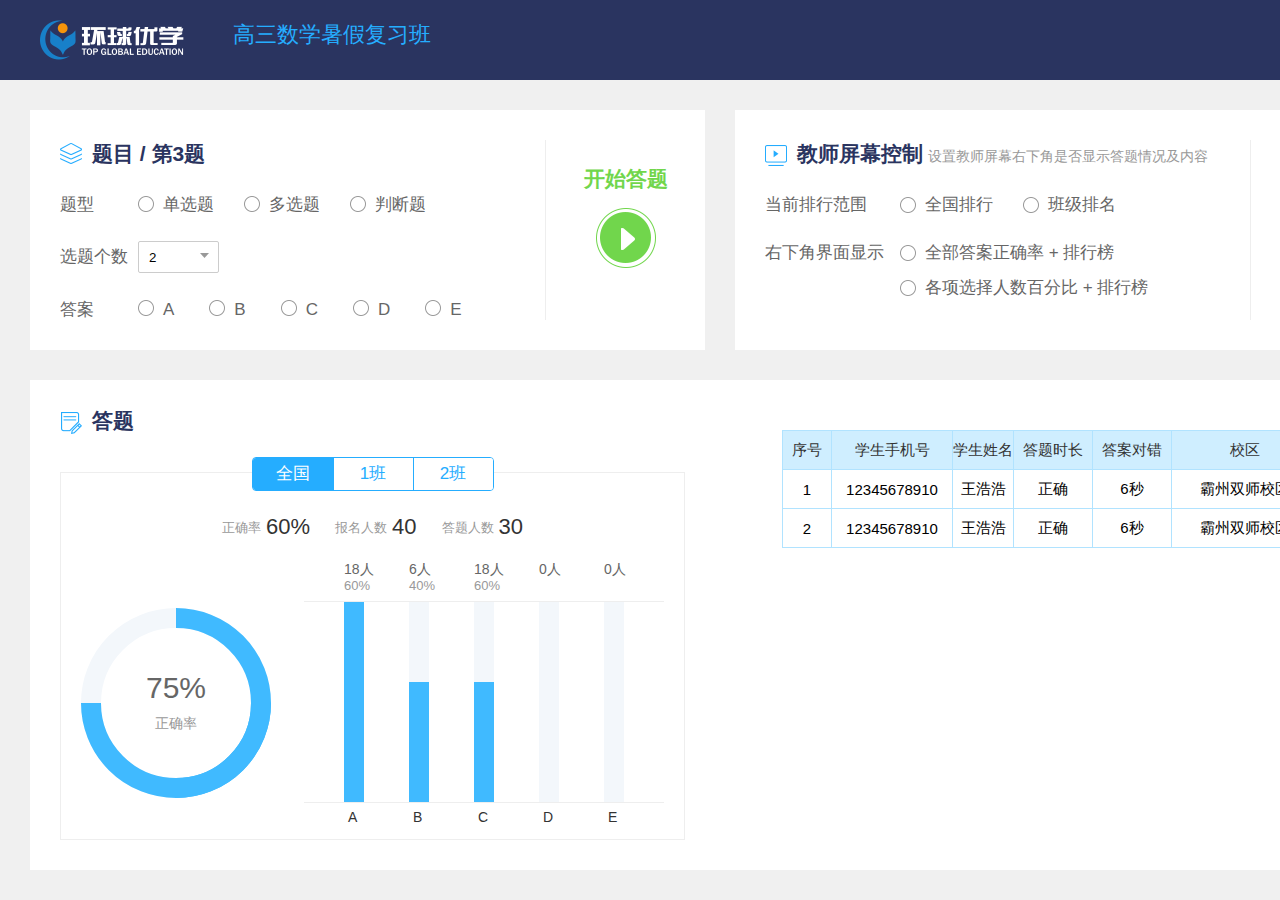
<file: index.html>
<!DOCTYPE html>
<html lang="en">
<head>
    <meta charset="UTF-8">
    <title>Title</title>
    <link rel="stylesheet" href="./css/style.css">
    <link rel="stylesheet" href="./css/progress-ring.css">
    <link rel="stylesheet" href="./css/index.css">
</head>
<body>
    <div class="container">
        <div class="layer">
            <div class="layer-main">
                <span class="layer-title">选择课程</span>
                <!--<div class="layer-select">-->
                    <!--<label class="layer-text" for="layer-input">选择课程</label>-->
                    <!--<select name="" id="">-->
                        <!--<option>一年级数学暑期提高班</option>-->
                        <!--<option>二年级数学暑期提高班</option>-->
                        <!--<option>三年级数学暑期提高班</option>-->
                        <!--<option>四年级数学暑期提高班</option>-->
                        <!--<option>五年级数学暑期提高班</option>-->
                    <!--</select>-->
                <!--</div>-->
                <label class="layer-text" for="layer-input">选择课程</label>
                <div class="layer-choice">
                    <input type="text" id="layer-input" placeholder="四年级数学暑期提高班">
                    <ul>
                        <li>一年级数学暑期提高班</li>
                        <li>二年级数学暑期提高班</li>
                        <li>三年级数学暑期提高班</li>
                        <li>四年级数学暑期提高班</li>
                        <li>五年级数学暑期提高班</li>
                        <li>六年级数学暑期提高班</li>
                        <li>七年级数学暑期提高班</li>
                    </ul></div>
                <button class="login">开始上课</button>
            </div>
        </div>
        <header>
            <p class="logo"></p>
            <span class="title">高三数学暑假复习班</span>
            <span class="header-right">退出</span>
            <span class="header-right user">JayLiu</span>
        </header>
        <div class="main">
            <div class="main-top">
                <div class="main-left">
                    <div class="content">
                        <span class="title">题目 / 第3题</span>
                        <div class="choice question-type">
                            <span class="text">题型</span>
                            <label>
                                <input type="radio" name="question-type">
                                <span class="check-image"></span>
                                <span class="check-text">单选题</span>
                            </label>
                            <label>
                                <input type="radio" name="question-type">
                                <span class="check-image"></span>
                                <span class="check-text">多选题</span>
                            </label>
                            <label>
                                <input type="radio" name="question-type">
                                <span class="check-image"></span>
                                <span class="check-text">判断题</span>
                            </label>
                        </div>
                        <div class="choice number">
                            <span class="text">选题个数</span>
                            <select name="" id="">
                                <option value="">2</option>
                                <option value="">3</option>
                                <option value="">4</option>
                                <option value="">5</option>
                            </select>
                        </div>
                        <div class="choice answer">
                            <span class="text">答案</span>
                            <label>
                                <input type="checkbox" name="answer">
                                <span class="check-image"></span>
                                <span class="check-text">A</span>
                            </label>
                            <label>
                                <input type="checkbox" name="answer">
                                <span class="check-image"></span>
                                <span class="check-text">B</span>
                            </label>
                            <label>
                                <input type="checkbox" name="answer">
                                <span class="check-image"></span>
                                <span class="check-text">C</span>
                            </label>
                            <label>
                                <input type="checkbox" name="answer">
                                <span class="check-image"></span>
                                <span class="check-text">D</span>
                            </label>
                            <label>
                                <input type="checkbox" name="answer">
                                <span class="check-image"></span>
                                <span class="check-text">E</span>
                            </label>
                        </div>
                    </div>
                    <div class="operate">
                        <span class="text">开始答题</span>
                    </div>
                </div>
                <div class="main-right">
                    <div class="content">
                        <span class="title">教师屏幕控制</span>
                        <span class="spec">设置教师屏幕右下角是否显示答题情况及内容</span>
                        <div class="choice range">
                            <span class="text">当前排行范围</span>
                            <label>
                                <input type="radio" name="range">
                                <span class="check-image"></span>
                                <span class="check-text">全国排行</span>
                            </label>
                            <label>
                                <input type="radio" name="range">
                                <span class="check-image"></span>
                                <span class="check-text">班级排名</span>
                            </label>
                        </div>
                        <div class="choice show">
                            <span class="text">右下角界面显示</span>
                            <label>
                            <input type="radio" name="range">
                            <span class="check-image"></span>
                            <span class="check-text">各项选择人数百分比 + 排行榜</span>
                        </label>
                            <label>
                                <input type="radio" name="range">
                                <span class="check-image"></span>
                                <span class="check-text">全部答案正确率 + 排行榜</span>
                            </label>
                        </div>
                    </div>
                    <div class="operate">
                        <span class="text">排行榜</span>
                        <span class="text">显示中</span>
                    </div>
                </div>
            </div>
            <div class="main-bottom">
                <div class="bottom-left">
                    <span class="title">答题</span>
                    <div class="content">
                        <ul class="classroom">
                            <li class="selected">全国</li>
                            <li>1班</li>
                            <li>2班</li>
                        </ul>
                        <div class="count">
                            <p><span class="text">正确率</span><span class="number">60%</span></p>
                            <p><span class="text">报名人数</span><span class="number">40</span></p>
                            <p><span class="text">答题人数</span><span class="number">30</span></p>
                        </div>
                        <div class="show">
                            <div class="show-left">
                                <div class="progress-ring" data-color="#f3f7fb, #40baff" data-duration="0.5">
                                    <span>hello</span>
                                </div>
                            </div>
                            <div class="show-right">
                                <div class="number show-detail">
                                    <span>18人</span>
                                    <span>6人</span>
                                    <span>18人</span>
                                    <span>0人</span>
                                    <span>0人</span>
                                </div>
                                <div class="percent show-detail">
                                    <span>60%</span>
                                    <span>40%</span>
                                    <span>60%</span>
                                    <span></span>
                                    <span></span>
                                </div>
                                <div class="progress show-detail">
                                    <span></span>
                                    <span></span>
                                    <span></span>
                                    <span></span>
                                    <span></span>
                                </div>
                                <div class="choice show-detail">
                                    <span>A</span>
                                    <span>B</span>
                                    <span>C</span>
                                    <span>D</span>
                                    <span>E</span>
                                </div>
                            </div>
                        </div>
                    </div>
                </div>
                <div class="bottom-right">
                    <table>
                        <tr>
                            <th>序号</th>
                            <th>学生手机号</th>
                            <th>学生姓名</th>
                            <th>答题时长</th>
                            <th>答案对错</th>
                            <th>校区</th>
                            <th>班级</th>
                        </tr>
                        <tr>
                            <td>1</td>
                            <td>12345678910</td>
                            <td>王浩浩</td>
                            <td>正确</td>
                            <td>6秒</td>
                            <td>霸州双师校区</td>
                            <td>6班</td>
                        </tr>
                        <tr>
                            <td>2</td>
                            <td>12345678910</td>
                            <td>王浩浩</td>
                            <td>正确</td>
                            <td>6秒</td>
                            <td>霸州双师校区</td>
                            <td>6班</td>
                        </tr>
                    </table>
                </div>
                <div class="internet">
                    <img src="./img/internet.png" alt="网路连接出错">
                    <p class="text">网络异常，页面内容无法显示</p>
                    <p class="refresh">刷新</p>
                </div>
            </div>
        </div>
    </div>
</body>
<script src="./js/jquery-2.1.1.min.js"></script>
<script src="./js/progress-ring.js"></script>
<script>
    $(".progress-ring").loadingRing();
</script>
</html>
</file>
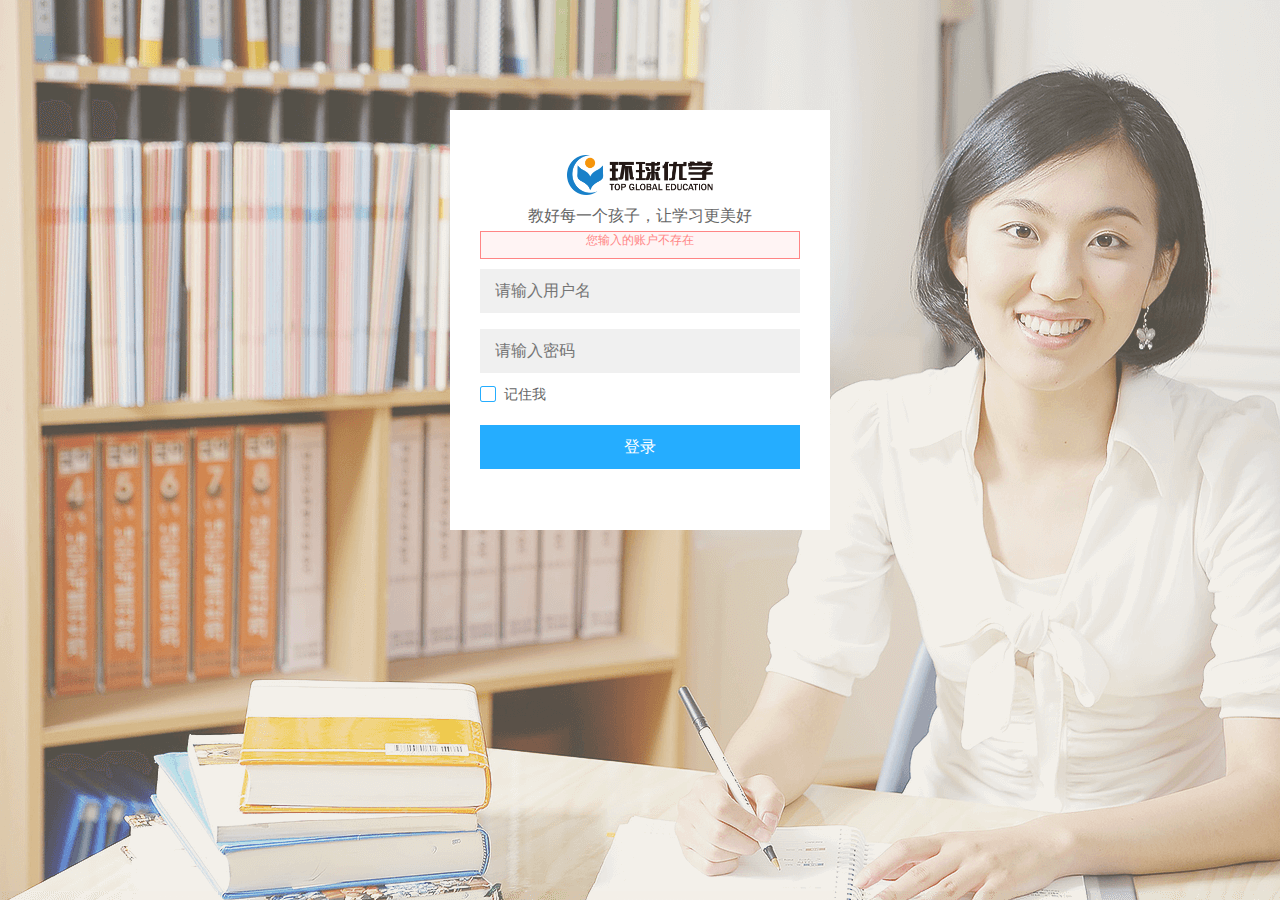
<file: login.html>
<!DOCTYPE html>
<html lang="en">
<head>
    <meta charset="UTF-8">
    <title>Title</title>
    <link href="./css/style.css" rel="stylesheet" type="text/css">
    <link href="css/login.css" rel="stylesheet" type="text/css">
</head>
<body>
    <div class="container">
        <div class="main">
            <div class="load-image"></div>
            <p class="text">教好每一个孩子，让学习更美好</p>
            <p class="error">您输入的账户不存在</p>
            <input class="user" type="text" placeholder="请输入用户名">
            <input class="user" type="text" placeholder="请输入密码">
            <div class="check">
                <input type="checkbox" id="remember">
                <label for="remember">
                    <span class="check-image"></span>
                    <span class="check-text">记住我</span>
                </label>

            </div>
            <button>登录</button>
        </div>
    </div>
</body>
</html>
</file>
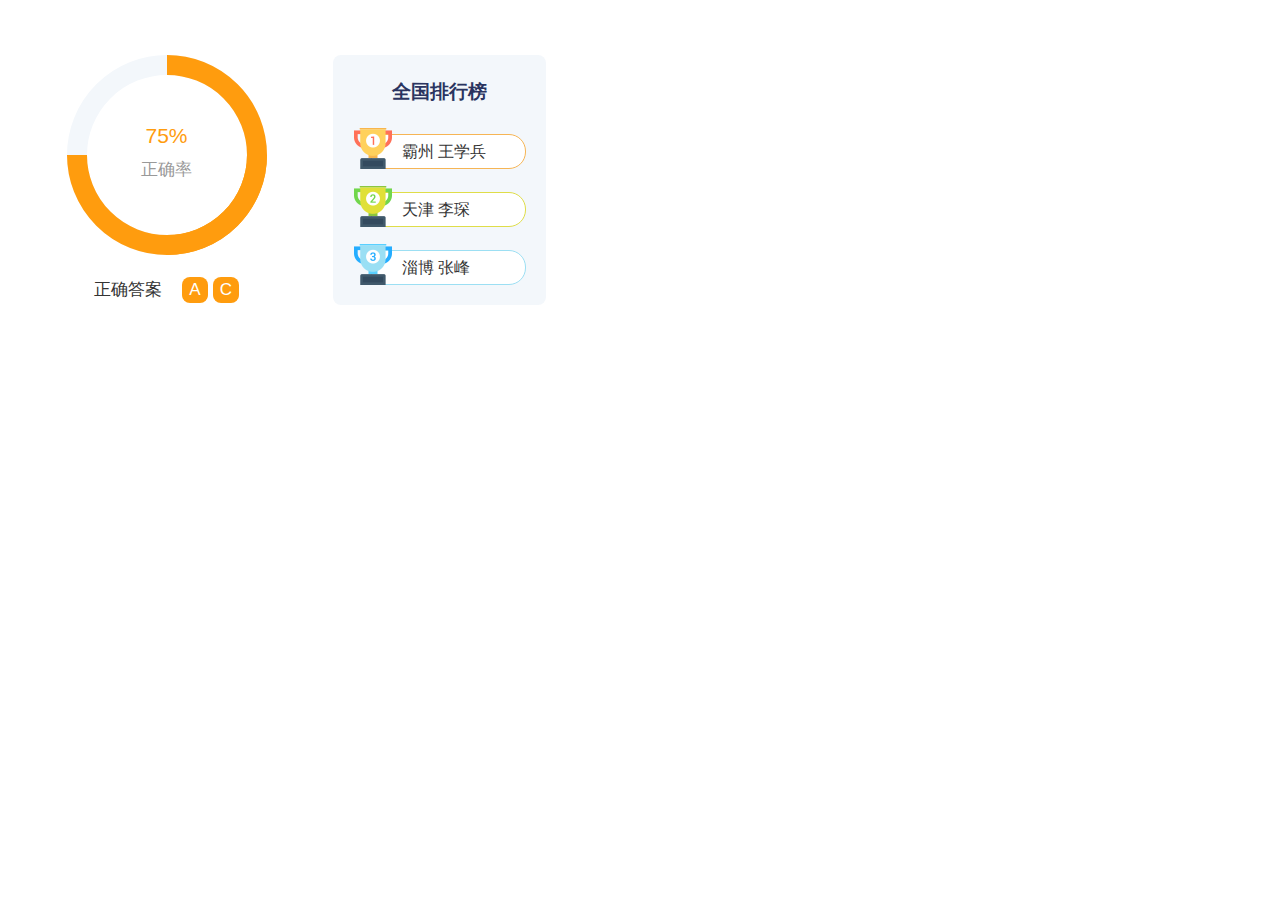
<file: show1.html>
<!DOCTYPE html>
<html lang="en">
<head>
    <meta charset="UTF-8">
    <title>Title</title>
    <link rel="stylesheet" href="./css/style.css">
    <link rel="stylesheet" href="./css/progress-ring.css">
    <link rel="stylesheet" href="./css/show1.css">
</head>
<body>
    <div class="container">
        <div class="left">
            <div class="progress-ring" data-color="#f3f7fb, #ff9c0e" data-duration="0.5">
            </div>
            <div class="answer">
                <span class="text">正确答案</span>
                <span class="choice">A</span>
                <span class="choice">C</span>
            </div>
        </div>
        <div class="right">
            <p class="title">全国排行榜</p>
            <ul class="text">
                <li>霸州 王学兵</li>
                <li>天津 李琛</li>
                <li>淄博 张峰</li>
            </ul>
        </div>
    </div>
</body>
<script src="./js/jquery-2.1.1.min.js"></script>
<script src="./js/progress-ring.js"></script>
<script>

    $(".progress-ring").loadingRing();
</script>
</html>
</file>
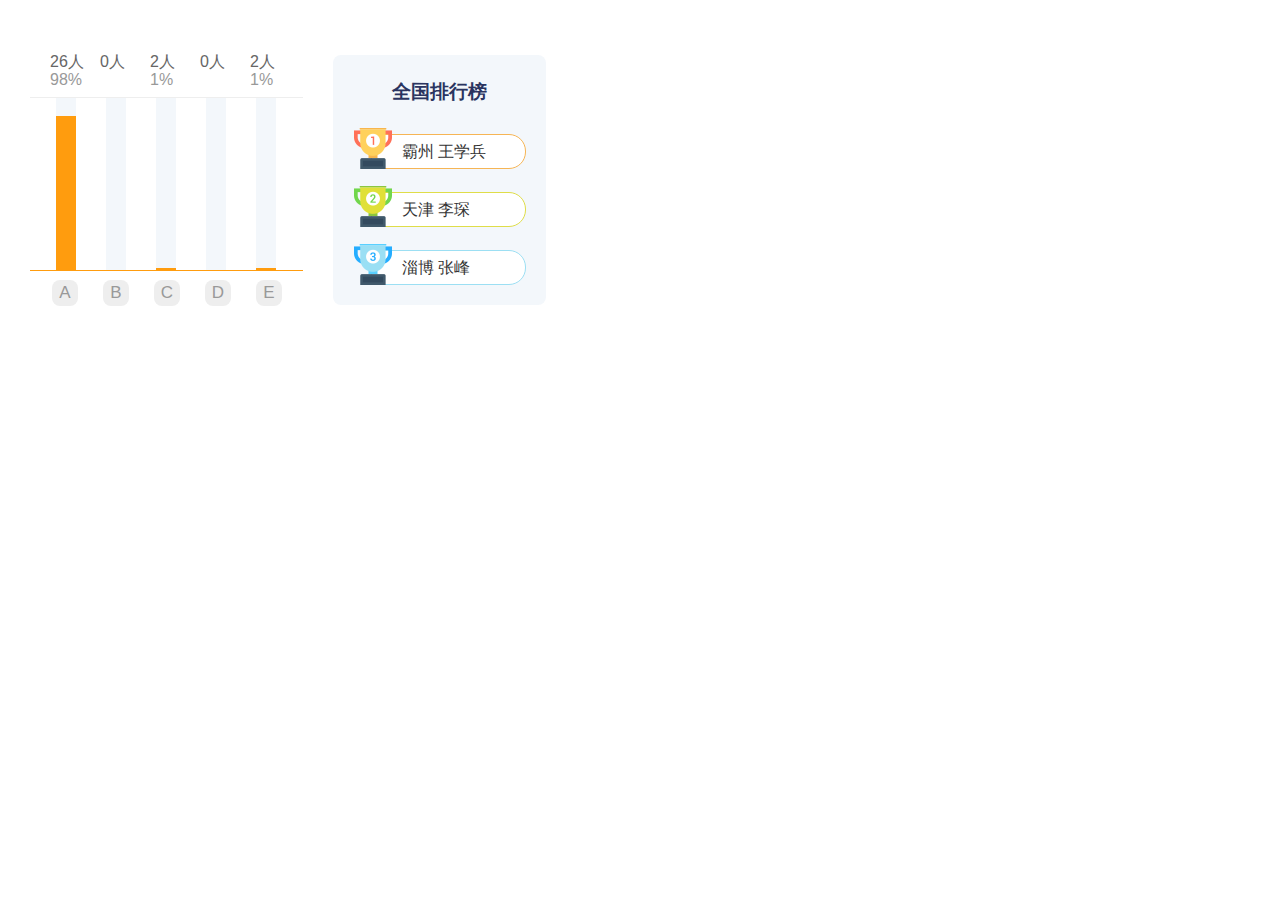
<file: show2.html>
<!DOCTYPE html>
<html lang="en">
<head>
    <meta charset="UTF-8">
    <title>Title</title>
    <link rel="stylesheet" href="./css/style.css">
    <link rel="stylesheet" href="./css/progress-ring.css">
    <link rel="stylesheet" href="./css/show2.css">
</head>
<body>
    <div class="container">
            <div class="left">
                <div class="number show-detail">
                    <span>26人</span>
                    <span>0人</span>
                    <span>2人</span>
                    <span>0人</span>
                    <span>2人</span>
                </div>
                <div class="percent show-detail">
                    <span>98%</span>
                    <span></span>
                    <span>1%</span>
                    <span></span>
                    <span>1%</span>
                </div>
                <div class="progress show-detail">
                    <span></span>
                    <span></span>
                    <span></span>
                    <span></span>
                    <span></span>
                </div>
                <div class="choice show-detail">
                    <span>A</span>
                    <span>B</span>
                    <span>C</span>
                    <span>D</span>
                    <span>E</span>
                </div>
            </div>
        <div class="right">
            <p class="title">全国排行榜</p>
            <ul class="text">
                <li>霸州 王学兵</li>
                <li>天津 李琛</li>
                <li>淄博 张峰</li>
            </ul>
        </div>
    </div>
</body>
<script src="./js/jquery-2.1.1.min.js"></script>
<script src="./js/progress-ring.js"></script>
<script>

    $(".progress-ring").loadingRing();
</script>
</html>
</file>
<file: css/style.css>
@charset "UTF-8";

* {
    box-sizing: border-box;
    padding: 0;
    margin: 0;
}

html {
    height: 100%;
    margin: 0;
}

body {
    height: 100%;
    background-color: #fff;
    font-family: "Microsoft YaHei", Arial, Verdana, Helvetica, sans-serif;
    font-size: 14px;
    /*background-color: rgb(219,194,187);*/
}

input, button, select, textarea {
    outline:none;
    border-style: none;
}

textarea{
    resize:none;
}

a{
    outline: none;
    text-decoration:none;
}

a:focus, a:active, a:hover, a:link{
    outline: none;
    text-decoration: none;
}

h1, h2, h3, h4, h5 {
    font-family: 'Open Sans', sans-serif;
}

label {
    font-weight: 500;
}

hr {
    border-color: #ddd;
}

ul, li {
    text-decoration: none;
    list-style-type: none;
}
</file>
<file: css/progress-ring.css>
@charset "UTF-8";
@-webkit-keyframes toggle {
  0% {
    opacity: 0;
  }

  100% {
    opacity: 1;
  }
}
@keyframes toggle {
  0% {
    opacity: 0;
  }

  100% {
    opacity: 1;
  }
}
.progress-ring {
  position: relative;
  top: 0;
  left: 0;
  height: 190px;
  width: 190px;
}
.progress-ring div {
  position: absolute;
  top: 0;
  left: 0;
  height: 190px;
  width: 190px;
  /* 圆环宽高，可自定义 */
  border: 20px solid transparent;
  border-radius: 50%;
  -webkit-box-sizing: border-box;
  -moz-box-sizing: border-box;
  box-sizing: border-box;
}
.progress-ring .progress-left, .progress-ring .progress-right, .progress-ring .progress-cover {
  clip: rect(0 95px 190px 0);
  /* rect( [0 | <width/2> | <height> | 0] ) */
}
.progress-ring .progress-right {
  opacity: 0;
  -webkit-transform: rotate(180deg);
  -ms-transform: rotate(180deg);
  transform: rotate(180deg);
}
.progress-ring .progress-text {
  border: none;
  font-family: "Arial", sans-serif;
  text-align: center;
  font-size: 32.5px;
  color: #949494;
  /* 进度文字颜色 */
  line-height: 190px;
}
.progress-ring .progress-percent {
  font-size: .55em;
  font-family: "Microsoft Yahei", sans-serif;
}
</file>
<file: css/index.css>
/*container*/
.container {
    width: 1440px;
    margin: 0 auto;
}

/*----------浮层layer----------*/
.layer {
    position: fixed;
    display: none;
    /*display: flex;*/
    align-items: center;
    justify-content: center;
    width: 100%;
    height: 100%;
    z-index: 5;
    background-color: #2a3460;
    opacity: 0.7;
}

.layer-main {
    position: relative;
    width: 576px;
    height: 360px;
    padding: 30px;
    background-color: #ffffff;
    border: 1px solid red;
}

.layer-main .layer-title {
    font-size: 21px;
    line-height: 30px;
    color: #2a3460;
    padding-left: 32px;
    margin-bottom: 30px;
}

.layer-main .layer-title:before {
    content: url('../img/book.png');
    display: block;
    position: absolute;
    width: 22px;
    height: 22px;
    margin-left: -32px;
    margin-top: 4px;
}

.layer-main .layer-text {
    vertical-align: top;
    font-size: 17px;
    color: #666666;
    line-height: 30px;
    /*margin-right: 30px;*/
}

/*.layer-main select {*/
    /*border: 1px solid #eeeeee;*/
    /*background: #ffffff;*/
    /*font-size: 16px;*/
    /*line-height: 1;*/
    /*height: 36px;*/
    /*width: 320px;*/
    /*border-radius: 4px;*/
    /*padding: 0 10px;*/
/*}*/

.layer-main .layer-choice {
    display: inline-block;
    position: absolute;
    left: 128px;
}

.layer-main #layer-input {
    border: 1px solid #eeeeee;
    background: #ffffff;
    font-size: 16px;
    line-height: 36px;
    width: 320px;
    border-radius: 4px;
    padding: 0 10px;
}

.layer-main .layer-choice:before {
    position: absolute;
    right: 11px;
    content: url('../img/choice.png');
    display: block;
    width: 9px;
    height: 5px;
}

.layer-main .layer-choice ul {
    position: relative;  // 为了z-index
    width: 320px;
    height: 180px;
    overflow: auto;
    border: 1px solid #eeeeee;
    z-index: 6;
}

.layer-main .layer-choice ul::-webkit-scrollbar-corner {
    display: none;
    width: 0;
    height: 0;
}

.layer-main .layer-choice ul::-webkit-scrollbar {
    width: 5px;
    background-color: #ffffff; /* or add it to the track */
}
/* Add a thumb */
.layer-main .layer-choice ul::-webkit-scrollbar-thumb {
    background: #d8d8d8;
    border-radius: 2px;
    height: 100px;
}

.layer-main .layer-choice li {
    border-bottom: 1px solid #eeeeee;
    background: #ffffff;
    font-size: 16px;
    line-height: 36px;
    width: 100%;
    padding: 0 10px;
}

.layer-main .layer-choice li:hover {
    background: #f7f7f7;
    cursor: default;
}

.layer-main .layer-choice li:active {
    color: #25adff;
}


.layer-main button {
    position: absolute;
    bottom: 30px;
    left: 128px;
    display: block;
    width: 320px;
    height: 44px;
    cursor: pointer;
    background-color: #25adff;
    font-size: 16px;
    color: #ffffff;
}


/*--------header---------*/
header {
    width: 100%;
    height: 80px;
    padding: 20px 40px;
    background-color: #2a3460;
}

header .logo {
    display: inline-block;
    vertical-align: top;
    width: 144px;
    height: 40px;
    margin-right: 45px;
    background: url('../img/index-logo.png') center no-repeat;
    background-size: 144px 40px;
}

header .title {
    display: inline;
    vertical-align: top;
    font-size: 22px;
    color: #25adff;
}

header .header-right {
    float: right;
    padding-left: 25px;
    padding-top: 10px;
    color: #f0f0f0;
    font-size: 14px;
    vertical-align: bottom;
}

header .user:before {
    position: absolute;
    width: 14px;
    height: 15px;
    content: url('../img/user.png');
    margin-left: -25px;
    margin-top: 1px;
}
/*-------main 公共----------*/
.main {
    padding: 30px;
    background: #f0f0f0;
}

.main-top {
    height: 240px;
    width: 100%;
    font-size: 0;
}

.main-top .content {
    display: inline-block;
    height: 100%;
    font-size: 0;
}

.main-top .text, .main-top .check-text {
    font-size: 17px;
    color: #666666;
}

.main-top .operate {
    float: right;
    border-left: 1px solid #eeeeee;
    height: 100%;
    width: 160px;
}

.main .title {
    display: inline-block;
    font-size: 21px;
    font-weight: 700;
    color: #2a3460;
    padding-left: 32px;
}

.main .title:before {
    display: block;
    position: absolute;
    width: 22px;
    height: 22px;
    margin-left: -32px;
    margin-top: 2px;
}

.main-left .title:before {
    content: url('../img/question.png');
}
.main-right .title:before {
    content: url('../img/screen.png');
    margin-top: 4px;
}
.main-bottom .title:before {
    content: url('../img/result.png');
}

.main .choice input {
    position: absolute;
    opacity: 0;
}

.main-top .choice {
    margin: 25px 0;
}

.main .text, .main .check-text {
    -moz-user-select:none; // 文字不让选中
    -khtml-user-select:none;
    -webkit-user-select:none;
}

/*-----------main-left-----------*/
.main-left {
    vertical-align: top;
    font-size: 16px;
    display: inline-block;
    width: 675px;
    height: 100%;
    padding: 30px 0 30px 30px;
    margin-right: 30px;
    background-color: #ffffff;
}

.main-left .text {
    display: inline-block;
    width: 73px;
}

/*question-type*/
.main-left .question-type label {
    margin-left: 15px;
    padding: 20px 10px 10px 30px; // 增加点击区域
}

.main-left .question-type label:first-of-type {
    margin-left: 0;
}
.main-left .question-type label .check-image {
    content: url('../img/single.png');
    display: inline-block;
    width: 16px;
    height: 16px;
    position: absolute;
    margin-top: 3px;
    margin-left: -25px;
}

.main-left .question-type input:checked + .check-image {
    content: url('../img/single-checked.png');
}

/*number*/
.main-left .number select {
    background: transparent;
    width: 81px;
    height: 32px;
    border: 1px solid #cccccc;
    border-radius: 2px;
    margin-left: 5px;
    padding: 0 10px;
    -webkit-appearance: none;
}

.main-left .number:after {
    content: url('../img/choice.png');
    display: inline-block;
    position: absolute;
    width: 9px;
    height: 5px;
    margin-top: 12px;
    margin-left: -19px;
}

/*answer*/
.main-left .answer label {
    margin-left: 20px;
    padding: 20px 10px 10px 30px; // 增加点击区域
}

.main-left .answer label:first-of-type {
    margin-left: 0;
}

.main-left .answer label .check-image {
    content: url('../img/single.png');
    display: inline-block;
    width: 16px;
    height: 16px;
    position: absolute;
    margin-top: 2px;
    margin-left: -25px;
}

.main-left .answer label input:checked+.check-image {
    content: url('../img/single-checked.png');
}

/*main-left operate*/
.main-top .operate .text {
    display: block;
    width: 100%;
    padding: 25px 0 15px 0;
    text-align: center;
    font-size: 21px;
    color: #71d64c;
    font-weight: 700;
}

.main-left .operate:after {
    content: url('../img/start-icon.png');
    display: block;
    margin: 0 auto;
    width: 60px;
    height: 60px;
}

/*main-right*/
.main-right {
    vertical-align: top;
    display: inline-block;
    font-size: 16px;
    width: 675px;
    height: 100%;
    padding: 30px 0 30px 30px;
    background-color: #ffffff;
}

.main-right .text {
    display: inline-block;
    width: 130px;
}

.main-right .content .spec {
    display: inline-block;
    font-size: 14px;
    margin-left: 5px;
    color: #999999;
}

/*range*/
.main-right .range label {
    margin-left: 15px;
    padding: 20px 10px 10px 30px; // 增加点击区域
}

.main-right .range label:first-of-type {
    margin-left: 0;
}
.main-right .range label .check-image {
    content: url('../img/single.png');
    display: inline-block;
    width: 16px;
    height: 16px;
    position: absolute;
    margin-top: 4px;
    margin-left: -25px;
}

.main-right .range input:checked + .check-image {
    content: url('../img/single-checked.png');
}

/*show*/
.main-right .show label {
    padding: 20px 10px 5px 30px; /*增加点击区域*/
}

.main-right .show label:first-of-type {
    position: absolute;
    padding: 0 30px 10px 30px;
    margin-top: 35px;
}
.main-right .show label .check-image {
    content: url('../img/single.png');
    display: inline-block;
    width: 16px;
    height: 16px;
    position: absolute;
    margin-top: 4px;
    margin-left: -25px;
}

.main-right .show input:checked + .check-image {
    content: url('../img/single-checked.png');
}
/*main-right operate*/
.main-right .operate .text:first-of-type {
    padding-bottom: 0;
}

.main-right .operate .text:last-of-type {
    padding-top: 0;
    padding-bottom: 20px;
}

.main-right .operate:after {
    content: url('../img/open.png');
    display: block;
    margin: 0 auto;
    width: 75px;
    height: 37px;
}

/*main-bottom*/
.main-bottom {
    height: 490px;
    width: 1380px;
    padding:30px;
    margin-top: 30px;
    background-color: #ffffff;
}

/*internet*/
.main-bottom .internet {
    text-align: center;
    display: none;
}

.main-bottom .internet .text {
    line-height: 1;
    font-size: 15px;
    color: #999999;
    margin-top: 50px;
}

.main-bottom .internet .refresh {
    line-height: 44px;
    color: #ffffff;
    font-size: 19px;
    background: #ff9c0e;
    width: 270px;
    margin: 25px auto;
}

/*bottom-left*/
.main-bottom .bottom-left {
    display: inline-block
}
.main-bottom .title {
    line-height: 1;
    margin-bottom: 41px;
}
.main-bottom .content {
    border: 1px solid #eeeeee;
    text-align: center;
    height: 368px;
    width: 625px;
}
.main-bottom .classroom {
    position: relative;
    top: -16px;
    display: inline-block;
    border: 1px solid #25adff;
    border-radius: 4px;
    font-size: 0;
    margin-bottom: 6px;
    overflow: hidden;
    cursor: pointer;
}
.main-bottom .classroom li{
    display: inline-block;
    font-size: 17px;
    border-left: 1px solid #25adff;
    width: 80px;
    line-height: 32px;
    color: #25adff;
    text-align: center;
    background-color: #ffffff;
}

.main-bottom .classroom li:first-of-type { border: none; }

.main-bottom .classroom li.selected {
    color: #ffffff;
    background-color: #25adff;
}
.main-bottom .count {
    font-size: 0;
}
.main-bottom .count p {
    line-height: 1;
    display: inline-block;
    font-size: 13px;
    color: #999999;
    margin-left: 25px;
}

.main-bottom .count .text {
    vertical-align: middle;
}

.main-bottom .count .number {
    margin-left: 5px;
    font-size: 22px;
    color: #333333;
    vertical-align: middle;
}

.main-bottom .count p:first-of-type {
    margin-left: 0;
}

/*bottom-left show*/
.bottom-left .show {
    height: 300px;
    position: relative;
}

.bottom-left .show-left {
    position: absolute;
    left: 20px;
    bottom: 40px;
}
.bottom-left .progress-ring .progress-text {
    margin-top: 65px;
    text-align: center;
    font-size: 30px;
    color: #666666;
    /* 进度文字颜色 */
    line-height: 1;
}
.bottom-left .progress-ring .progress-percent {
    margin-top: 13px;
    display: block;
    font-size: 14px;
    color: #999999;
}

.bottom-left .show-right {
    position: absolute;
    width: 360px;
    right: 20px;
    bottom: 15px;
}

.bottom-left .show-right .show-detail {
    text-align: left;
    font-size: 0;
}
.bottom-left .show-right span {
    line-height: 0.9;
    display: inline-block;
    width: 25px;
    margin-left: 40px;
    white-space: nowrap;
}

.bottom-left .show-right .number span {
    font-size: 14px;
    color: #666666;
    margin-bottom:5px;
}

.bottom-left .show-right .percent span {
    font-size: 13px;
    color: #999999;
    margin-bottom: 9px;
}


.bottom-left .show-right .progress {
    box-sizing: content-box;
    height: 200px;
    border-top: 1px solid #eeeeee;
    border-bottom: 1px solid #eeeeee;
}

.bottom-left .show-right .progress span {
    position: relative;
    width: 20px;
    height: 100%;
    margin-left: 45px;
    background-color: #f3f7fb;
    border-bottom-style: solid;
    border-bottom-color: #40baff;

}
.bottom-left .show-right .progress span:first-of-type {
    margin-left: 40px;
}

.bottom-left .show-right .progress span:nth-child(1) { border-bottom-width: 200px; }
.bottom-left .show-right .progress span:nth-child(2) { border-bottom-width: 120px; }
.bottom-left .show-right .progress span:nth-child(3) { border-bottom-width: 120px; }
.bottom-left .show-right .progress span:nth-child(4) { border-bottom-width: 0px; }
.bottom-left .show-right .progress span:nth-child(5) { border-bottom-width: 0px; }

.bottom-left .show-right .choice span {
    font-size: 14px;
    color: #333333;
    line-height: 0.8; /*微调上下content-area的margin为10/15px*/
    margin-top: 9px;
    padding-left: 4px;
}

/*bottom-right*/
.bottom-right {
    float: right;
    padding-top: 20px;
}

.bottom-right table {
    text-align: center;
    border-collapse:collapse;
    border: 1px solid #b1e3ff;
    max-height: 450px;
    overflow: auto;
}

.bottom-right table th,td {
    box-sizing: content-box;
    border: 1px solid #b1e3ff;
    font-size: 15px;
    height: 38px;
}

.bottom-right th {
    color: #333333;
    font-weight: normal;
    background-color: #cfeeff;
}

.bottom-right tr td:first-of-type { width: 48px; }
.bottom-right tr td:nth-child(2) { width: 120px; }
.bottom-right tr td:nth-child(30) { width: 88px; }
.bottom-right tr td:nth-child(4) { width: 78px; }
.bottom-right tr td:nth-child(5) { width: 78px; }
.bottom-right tr td:nth-child(6) { width: 146px; }
.bottom-right tr td:nth-child(7) { width: 60px; }
</file>
<file: css/login.css>
/*container*/
.container {
    display: flex;
    justify-content: center;
    align-items: center;
    margin: 0 auto;
    height: 100%;
    min-width: 560px;
    max-width: 1980px;
    background: url('../img/background.png') no-repeat;
    background-size: cover;
}

.main {
    width: 380px;
    height: 420px;
    padding: 30px;
    background: #fff;
    transform: translateY(-130px);

}

.main .load-image {
    height: 70px;
    background: url('../img/logo.png') center no-repeat;
    background-size: 146px;
}

.main .text {
    margin-top: -4px;
    font-size: 16px;
    color: #666666;
    text-align: center;
}

.main .error {
    margin-top: 4px;
    margin-bottom: 2px;
    display: block;
    text-align: center;
    font-size: 12px;
    height: 28px;
    color: #ff8585;
    border: 1px solid #ff8585;
    background-color: #fff4f4;
}

.main .user {
    margin: 8px 0;
    width: 100%;
    height: 44px;
    font-size: 16px;
    cursor: text;
    color: #666666;
    padding-left: 15px;
    background-color: #f0f0f0;
}

.main .user:focus {
    padding-left: 13px;
    border-left: 2px solid #25adff;
}

.main .check {
    padding-top: 5px;
    padding-bottom: 20px;
}

.check .check-image {
    display: inline-block;
    width: 16px;
    height: 16px;
    background: url('../img/check_icon1.png') no-repeat center;
    background-size: 16px 16px;
}

.check .check-text {
    vertical-align: top;
    font-size: 14px;
    color: #666666;
    padding-left: 8px;
    -moz-user-select:none; // 文字不让选中
    -khtml-user-select:none;
    -webkit-user-select:none;
}

.check input {
    opacity: 0;
    position: absolute;
}

.check input:checked + label .check-image{
    background: url('../img/check_icon2.png') no-repeat center;
    background-size: 16px 16px;
}

.check label {
    font-size: 0;
    padding: 8px 10px 8px 0;
}

.main button {
    display: block;
    width: 100%;
    height: 44px;
    cursor: pointer;
    background-color: #25adff;
    font-size: 16px;
    color: #ffffff;
}
</file>
<file: css/show1.css>
.container {
    width: 576px;
    height: 360px;
    padding: 55px 30px;
    font-size: 0;
}

.container .left {
    display: inline-block;
    vertical-align: top;
    width: 273px;
    height: 100%;
    margin-right: 30px;
}

.container .right {
    display: inline-block;
    vertical-align: top;
    width: 213px;
    height: 100%;
}

/*left*/

/*progress-ring*/
.progress-ring {
    margin: 0 auto;
    height: 200px;
    width: 200px;
}
.progress-ring div {
    height: 200px;
    width: 200px;
    border: 20px solid transparent;
}
.progress-ring .progress-left, .progress-ring .progress-right, .progress-ring .progress-cover {
    clip: rect(0 100px 200px 0);
    /* rect( [0 | <width/2> | <height> | 0] ) */
}

.progress-ring .progress-text {
    margin-top: 70px;
    font-size: 21px;
    color: #ff9c0e;
    /* 进度文字颜色 */
    line-height: 1;
}

.progress-ring .progress-percent {
    display: block;
    margin-top: 15px;
    font-size: 17px;
    color: #999999;
}

.container .answer {
    margin-top: 22px;
    width: 100%;
    text-align: center;
}

.container .answer .text {
    font-size: 17px;
    color: #333333;
    margin-right: 15px;
}

.container .answer .choice {
    display: inline-block;
    font-size: 17px;
    /*vertical-align: middle;*/
    width: 26px;
    line-height: 26px;
    height: 26px;
    background-color: #ff9c0e;
    border-radius: 8px;
    color: #ffffff;
    margin-left: 5px;
}

.container .answer .choice:first-of-type { margin-left: 0; }

/*right*/
.container .right {
    background-color: #f3f7fb;
    border-radius: 8px;
}
.container .right .title{
    font-size: 19px;
    color: #2a3460;
    text-align: center;
    line-height: 1;
    margin-top: 27px;
    margin-bottom: 33px;
    font-weight: 700;
}

.container .right .text {
    padding-left: 20px;
    padding-right: 20px;
}
.container .right .text li {
    margin-bottom: 23px;
    font-size: 16px;
    line-height: 33px;
    color: #333333;
    background-color: #ffffff;
    border-top-right-radius: 17px;
    border-bottom-right-radius: 17px;
    /*padding-left: 48px;*/
    margin-left: 18px;
    padding-left: 30px;
}

.container .right .text li:nth-child(1) { border: 1px solid #f6b555; }
.container .right .text li:nth-child(2) { border: 1px solid #dfdd49; }
.container .right .text li:nth-child(3) { border: 1px solid #9cdff3; }

.container .right .text li:before {
    position: absolute;
    margin-left: -48px;
    margin-top: -7px;
}

.container .right .text li:nth-child(1):before { content: url('../img/first.png'); }
.container .right .text li:nth-child(2):before { content: url('../img/second.png'); }
.container .right .text li:nth-child(3):before { content: url('../img/third.png'); }
</file>
<file: css/show2.css>
.container {
    width: 576px;
    height: 360px;
    padding: 55px 30px;
    font-size: 0;
}

.container .left {
    display: inline-block;
    vertical-align: top;
    width: 273px;
    height: 100%;
    margin-right: 30px;
}

.container .right {
    display: inline-block;
    vertical-align: top;
    width: 213px;
    height: 100%;
}

/*left*/

.left .show-detail {
    text-align: left;
    font-size: 0;
}
.left span {
    line-height: 0.9;
    display: inline-block;
    width: 30px;
    margin-left: 20px;
    white-space: nowrap;
}

.left .number span {
    font-size: 16px;
    color: #666666;
    margin-bottom:4px;
}

.left .percent span {
    font-size: 16px;
    color: #999999;
    margin-bottom: 9px;
}


.left .progress {
    box-sizing: content-box;
    height: 172px;
    border-top: 1px solid #eeeeee;
    border-bottom: 1px solid #ff9c0e;
}

.left .progress span {
    position: relative;
    width: 20px;
    height: 100%;
    margin-left: 30px;
    background-color: #f3f7fb;
    border-bottom-style: solid;
    border-bottom-color: #ff9c0e;

}
.left .progress span:first-of-type {
    margin-left: 26px;
}

.left .progress span:nth-child(1) { border-bottom-width: 154px; }
.left .progress span:nth-child(2) { border-bottom-width: 0; }
.left .progress span:nth-child(3) { border-bottom-width: 2px; }
.left .progress span:nth-child(4) { border-bottom-width: 0; }
.left .progress span:nth-child(5) { border-bottom-width: 2px; }

.left .choice span {
    display: inline-block;
    text-align: center;
    width: 26px;
    height: 26px;
    line-height: 26px;
    font-size: 17px;
    color: #999999;
    background-color: #eeeeee;
    border-radius: 8px;
    margin-top: 9px;
    margin-left: 25px;
}

.left .choice span:first-of-type {
    margin-left: 22px;
}
/*right*/
.container .right {
    background-color: #f3f7fb;
    border-radius: 8px;
}
.container .right .title{
    font-size: 19px;
    color: #2a3460;
    text-align: center;
    line-height: 1;
    margin-top: 27px;
    margin-bottom: 33px;
    font-weight: 700;
}

.container .right .text {
    padding-left: 20px;
    padding-right: 20px;
}
.container .right .text li {
    margin-bottom: 23px;
    font-size: 16px;
    line-height: 33px;
    color: #333333;
    background-color: #ffffff;
    border-top-right-radius: 17px;
    border-bottom-right-radius: 17px;
    /*padding-left: 48px;*/
    margin-left: 18px;
    padding-left: 30px;
}

.container .right .text li:nth-child(1) { border: 1px solid #f6b555; }
.container .right .text li:nth-child(2) { border: 1px solid #dfdd49; }
.container .right .text li:nth-child(3) { border: 1px solid #9cdff3; }

.container .right .text li:before {
    position: absolute;
    margin-left: -48px;
    margin-top: -7px;
}

.container .right .text li:nth-child(1):before { content: url('../img/first.png'); }
.container .right .text li:nth-child(2):before { content: url('../img/second.png'); }
.container .right .text li:nth-child(3):before { content: url('../img/third.png'); }
</file>
